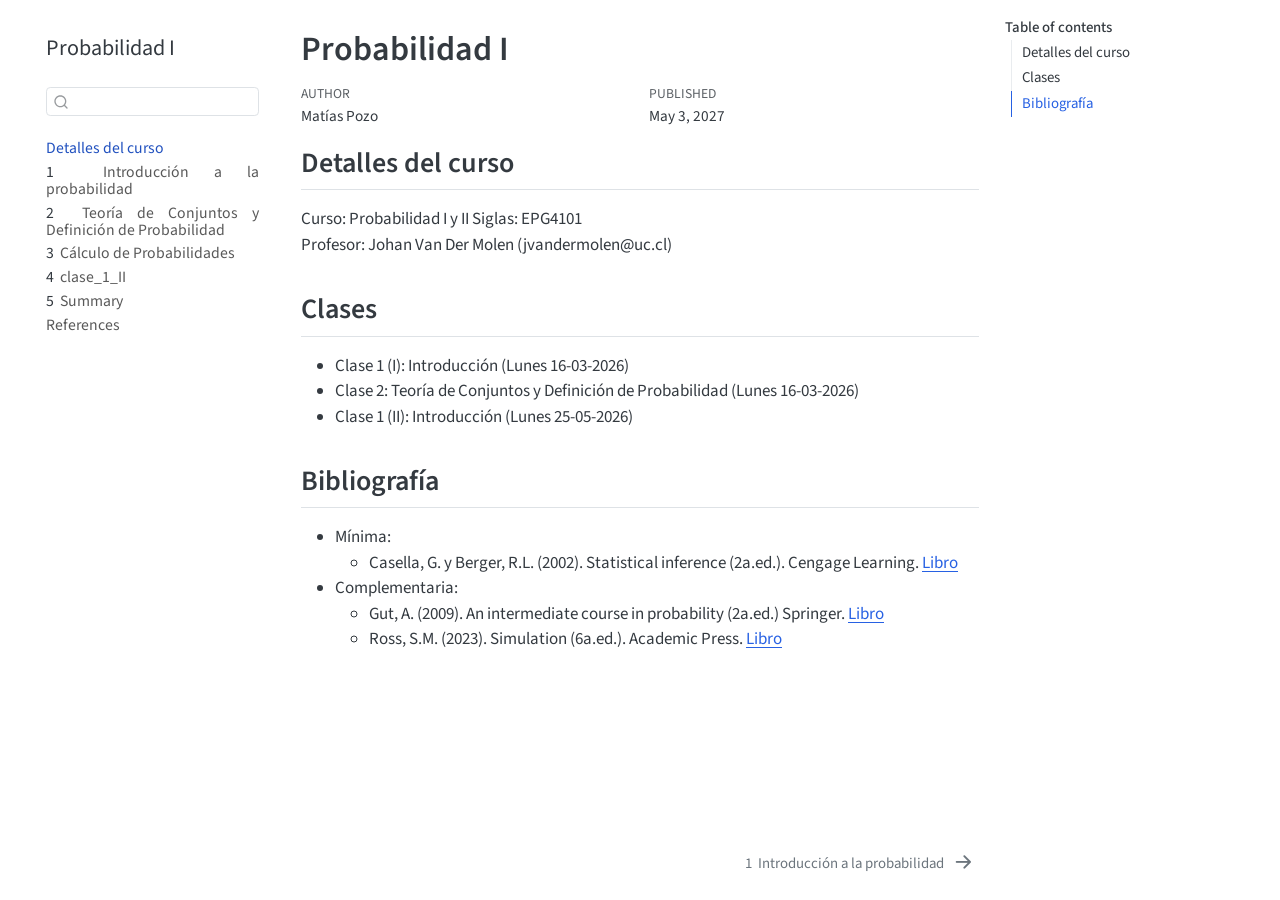
<file: docs/index.html>
<!DOCTYPE html>
<html xmlns="http://www.w3.org/1999/xhtml" lang="en" xml:lang="en"><head>

<meta charset="utf-8">
<meta name="generator" content="quarto-1.9.36">

<meta name="viewport" content="width=device-width, initial-scale=1.0, user-scalable=yes">

<meta name="author" content="Matías Pozo">
<meta name="dcterms.date" content="2027-05-03">

<title>Probabilidad I</title>
<style>
/* Default styles provided by pandoc.
** See https://pandoc.org/MANUAL.html#variables-for-html for config info.
*/
code{white-space: pre-wrap;}
span.smallcaps{font-variant: small-caps;}
div.columns{display: flex; gap: min(4vw, 1.5em);}
div.column{flex: auto; overflow-x: auto;}
div.hanging-indent{margin-left: 1.5em; text-indent: -1.5em;}
ul.task-list{list-style: none;}
ul.task-list li input[type="checkbox"] {
  width: 0.8em;
  margin: 0 0.8em 0.2em -1em; /* quarto-specific, see https://github.com/quarto-dev/quarto-cli/issues/4556 */ 
  vertical-align: middle;
}
</style>


<script src="site_libs/quarto-nav/quarto-nav.js"></script>
<script src="site_libs/quarto-nav/headroom.min.js"></script>
<script src="site_libs/clipboard/clipboard.min.js"></script>
<script src="site_libs/quarto-search/autocomplete.umd.js"></script>
<script src="site_libs/quarto-search/fuse.min.js"></script>
<script src="site_libs/quarto-search/quarto-search.js"></script>
<meta name="quarto:offset" content="./">
<link href="./clase_1.html" rel="next">
<script src="site_libs/quarto-html/quarto.js" type="module"></script>
<script src="site_libs/quarto-html/tabsets/tabsets.js" type="module"></script>
<script src="site_libs/quarto-html/popper.min.js"></script>
<script src="site_libs/quarto-html/tippy.umd.min.js"></script>
<script src="site_libs/quarto-html/anchor.min.js"></script>
<link href="site_libs/quarto-html/tippy.css" rel="stylesheet">
<link href="site_libs/quarto-html/quarto-syntax-highlighting-845c23b38eaddc0f92fda52bfe77a8c8.css" rel="stylesheet" id="quarto-text-highlighting-styles">
<script src="site_libs/bootstrap/bootstrap.min.js"></script>
<link href="site_libs/bootstrap/bootstrap-icons.css" rel="stylesheet">
<link href="site_libs/bootstrap/bootstrap-9e3e5b9121e68b3f077afb32f2c64d95.min.css" rel="stylesheet" append-hash="true" id="quarto-bootstrap" data-mode="light">
<script id="quarto-search-options" type="application/json">{
  "location": "sidebar",
  "copy-button": false,
  "collapse-after": 3,
  "panel-placement": "start",
  "type": "textbox",
  "limit": 50,
  "keyboard-shortcut": [
    "f",
    "/",
    "s"
  ],
  "show-item-context": false,
  "language": {
    "search-no-results-text": "No results",
    "search-matching-documents-text": "matching documents",
    "search-copy-link-title": "Copy link to search",
    "search-hide-matches-text": "Hide additional matches",
    "search-more-match-text": "more match in this document",
    "search-more-matches-text": "more matches in this document",
    "search-clear-button-title": "Clear",
    "search-text-placeholder": "",
    "search-detached-cancel-button-title": "Cancel",
    "search-submit-button-title": "Submit",
    "search-label": "Search"
  }
}</script>


<link rel="stylesheet" href="styles/styles.css">
</head>

<body class="nav-sidebar floating quarto-light">

<div id="quarto-search-results"></div>
  <header id="quarto-header" class="headroom fixed-top">
  <nav class="quarto-secondary-nav">
    <div class="container-fluid d-flex">
      <button type="button" class="quarto-btn-toggle btn" data-bs-toggle="collapse" role="button" data-bs-target=".quarto-sidebar-collapse-item" aria-controls="quarto-sidebar" aria-expanded="false" aria-label="Toggle sidebar navigation" onclick="if (window.quartoToggleHeadroom) { window.quartoToggleHeadroom(); }">
        <i class="bi bi-layout-text-sidebar-reverse"></i>
      </button>
        <nav class="quarto-page-breadcrumbs" aria-label="breadcrumb"><ol class="breadcrumb"><li class="breadcrumb-item"><a href="./index.html">Detalles del curso</a></li></ol></nav>
        <a class="flex-grow-1" role="navigation" data-bs-toggle="collapse" data-bs-target=".quarto-sidebar-collapse-item" aria-controls="quarto-sidebar" aria-expanded="false" aria-label="Toggle sidebar navigation" onclick="if (window.quartoToggleHeadroom) { window.quartoToggleHeadroom(); }">      
        </a>
      <button type="button" class="btn quarto-search-button" aria-label="Search" onclick="window.quartoOpenSearch();">
        <i class="bi bi-search"></i>
      </button>
    </div>
  </nav>
</header>
<!-- content -->
<div id="quarto-content" class="quarto-container page-columns page-rows-contents page-layout-article">
<!-- sidebar -->
  <nav id="quarto-sidebar" class="sidebar collapse collapse-horizontal quarto-sidebar-collapse-item sidebar-navigation floating overflow-auto">
    <div class="pt-lg-2 mt-2 text-left sidebar-header">
    <div class="sidebar-title mb-0 py-0">
      <a href="./">Probabilidad I</a> 
    </div>
      </div>
        <div class="mt-2 flex-shrink-0 align-items-center">
        <div class="sidebar-search">
        <div id="quarto-search" class="" title="Search"></div>
        </div>
        </div>
    <div class="sidebar-menu-container"> 
    <ul class="list-unstyled mt-1">
        <li class="sidebar-item">
  <div class="sidebar-item-container"> 
  <a href="./index.html" class="sidebar-item-text sidebar-link active">
 <span class="menu-text">Detalles del curso</span></a>
  </div>
</li>
        <li class="sidebar-item">
  <div class="sidebar-item-container"> 
  <a href="./clase_1.html" class="sidebar-item-text sidebar-link">
 <span class="menu-text"><span class="chapter-number">1</span>&nbsp; <span class="chapter-title">Introducción a la probabilidad</span></span></a>
  </div>
</li>
        <li class="sidebar-item">
  <div class="sidebar-item-container"> 
  <a href="./clase_2.html" class="sidebar-item-text sidebar-link">
 <span class="menu-text"><span class="chapter-number">2</span>&nbsp; <span class="chapter-title">Teoría de Conjuntos y Definición de Probabilidad</span></span></a>
  </div>
</li>
        <li class="sidebar-item">
  <div class="sidebar-item-container"> 
  <a href="./clase_3.html" class="sidebar-item-text sidebar-link">
 <span class="menu-text"><span class="chapter-number">3</span>&nbsp; <span class="chapter-title">Cálculo de Probabilidades</span></span></a>
  </div>
</li>
        <li class="sidebar-item">
  <div class="sidebar-item-container"> 
  <a href="./clase_1_II.html" class="sidebar-item-text sidebar-link">
 <span class="menu-text"><span class="chapter-number">4</span>&nbsp; <span class="chapter-title">clase_1_II</span></span></a>
  </div>
</li>
        <li class="sidebar-item">
  <div class="sidebar-item-container"> 
  <a href="./summary.html" class="sidebar-item-text sidebar-link">
 <span class="menu-text"><span class="chapter-number">5</span>&nbsp; <span class="chapter-title">Summary</span></span></a>
  </div>
</li>
        <li class="sidebar-item">
  <div class="sidebar-item-container"> 
  <a href="./references.html" class="sidebar-item-text sidebar-link">
 <span class="menu-text">References</span></a>
  </div>
</li>
    </ul>
    </div>
</nav>
<div id="quarto-sidebar-glass" class="quarto-sidebar-collapse-item" data-bs-toggle="collapse" data-bs-target=".quarto-sidebar-collapse-item"></div>
<!-- margin-sidebar -->
    <div id="quarto-margin-sidebar" class="sidebar margin-sidebar">
        <nav id="TOC" role="doc-toc" class="toc-active">
    <h2 id="toc-title">Table of contents</h2>
   
  <ul>
  <li><a href="#detalles-del-curso" id="toc-detalles-del-curso" class="nav-link active" data-scroll-target="#detalles-del-curso">Detalles del curso</a></li>
  <li><a href="#clases" id="toc-clases" class="nav-link" data-scroll-target="#clases">Clases</a></li>
  <li><a href="#bibliografía" id="toc-bibliografía" class="nav-link" data-scroll-target="#bibliografía">Bibliografía</a></li>
  </ul>
</nav>
    </div>
<!-- main -->
<main class="content" id="quarto-document-content">

<header id="title-block-header" class="quarto-title-block default">
<div class="quarto-title">
<h1 class="title">Probabilidad I</h1>
</div>



<div class="quarto-title-meta">

    <div>
    <div class="quarto-title-meta-heading">Author</div>
    <div class="quarto-title-meta-contents">
             <p>Matías Pozo </p>
          </div>
  </div>
    
    <div>
    <div class="quarto-title-meta-heading">Published</div>
    <div class="quarto-title-meta-contents">
      <p class="date">May 3, 2027</p>
    </div>
  </div>
  
    
  </div>
  


</header>


<section id="detalles-del-curso" class="level2 unnumbered">
<h2 class="unnumbered anchored" data-anchor-id="detalles-del-curso">Detalles del curso</h2>
<p>Curso: Probabilidad I y II Siglas: EPG4101<br>
Profesor: Johan Van Der Molen (jvandermolen@uc.cl)</p>
</section>
<section id="clases" class="level2">
<h2 class="anchored" data-anchor-id="clases">Clases</h2>
<ul>
<li>Clase 1 (I): Introducción (Lunes 16-03-2026)<br>
</li>
<li>Clase 2: Teoría de Conjuntos y Definición de Probabilidad (Lunes 16-03-2026)</li>
<li>Clase 1 (II): Introducción (Lunes 25-05-2026)</li>
</ul>
</section>
<section id="bibliografía" class="level2">
<h2 class="anchored" data-anchor-id="bibliografía">Bibliografía</h2>
<ul>
<li>Mínima:
<ul>
<li>Casella, G. y Berger, R.L. (2002). Statistical inference (2a.ed.). Cengage Learning. <a href="https://drive.google.com/file/d/1ngxF_UTLxBLQcM0bQT6VJPwz60wVkMNV/view?usp=drive_link">Libro</a></li>
</ul></li>
<li>Complementaria:
<ul>
<li>Gut, A. (2009). An intermediate course in probability (2a.ed.) Springer. <a href="https://drive.google.com/file/d/1QGeVrche29-WJN6JnBbaT295UWwxnvF-/view?usp=drive_link">Libro</a></li>
<li>Ross, S.M. (2023). Simulation (6a.ed.). Academic Press. <a href="https://drive.google.com/file/d/1ZG5jx-nEwqp8ssY_kc6HC-sW4qMfxbbj/view?usp=drive_link">Libro</a></li>
</ul></li>
</ul>


</section>

</main> <!-- /main -->
<script id="quarto-html-after-body" type="application/javascript">
  window.document.addEventListener("DOMContentLoaded", function (event) {
    const icon = "";
    const anchorJS = new window.AnchorJS();
    anchorJS.options = {
      placement: 'right',
      icon: icon
    };
    anchorJS.add('.anchored');
    const isCodeAnnotation = (el) => {
      for (const clz of el.classList) {
        if (clz.startsWith('code-annotation-')) {                     
          return true;
        }
      }
      return false;
    }
    const onCopySuccess = function(e) {
      // button target
      const button = e.trigger;
      // don't keep focus
      button.blur();
      // flash "checked"
      button.classList.add('code-copy-button-checked');
      var currentTitle = button.getAttribute("title");
      button.setAttribute("title", "Copied!");
      let tooltip;
      if (window.bootstrap) {
        button.setAttribute("data-bs-toggle", "tooltip");
        button.setAttribute("data-bs-placement", "left");
        button.setAttribute("data-bs-title", "Copied!");
        tooltip = new bootstrap.Tooltip(button, 
          { trigger: "manual", 
            customClass: "code-copy-button-tooltip",
            offset: [0, -8]});
        tooltip.show();    
      }
      setTimeout(function() {
        if (tooltip) {
          tooltip.hide();
          button.removeAttribute("data-bs-title");
          button.removeAttribute("data-bs-toggle");
          button.removeAttribute("data-bs-placement");
        }
        button.setAttribute("title", currentTitle);
        button.classList.remove('code-copy-button-checked');
      }, 1000);
      // clear code selection
      e.clearSelection();
    }
    const getTextToCopy = function(trigger) {
      const outerScaffold = trigger.parentElement.cloneNode(true);
      const codeEl = outerScaffold.querySelector('code');
      for (const childEl of codeEl.children) {
        if (isCodeAnnotation(childEl)) {
          childEl.remove();
        }
      }
      return codeEl.innerText;
    }
    const clipboard = new window.ClipboardJS('.code-copy-button:not([data-in-quarto-modal])', {
      text: getTextToCopy
    });
    clipboard.on('success', onCopySuccess);
    if (window.document.getElementById('quarto-embedded-source-code-modal')) {
      const clipboardModal = new window.ClipboardJS('.code-copy-button[data-in-quarto-modal]', {
        text: getTextToCopy,
        container: window.document.getElementById('quarto-embedded-source-code-modal')
      });
      clipboardModal.on('success', onCopySuccess);
    }
      var localhostRegex = new RegExp(/^(?:http|https):\/\/localhost\:?[0-9]*\//);
      var mailtoRegex = new RegExp(/^mailto:/);
        var filterRegex = new RegExp('/' + window.location.host + '/');
      var isInternal = (href) => {
          return filterRegex.test(href) || localhostRegex.test(href) || mailtoRegex.test(href);
      }
      // Inspect non-navigation links and adorn them if external
     var links = window.document.querySelectorAll('a[href]:not(.nav-link):not(.navbar-brand):not(.toc-action):not(.sidebar-link):not(.sidebar-item-toggle):not(.pagination-link):not(.no-external):not([aria-hidden]):not(.dropdown-item):not(.quarto-navigation-tool):not(.about-link)');
      for (var i=0; i<links.length; i++) {
        const link = links[i];
        if (!isInternal(link.href)) {
          // undo the damage that might have been done by quarto-nav.js in the case of
          // links that we want to consider external
          if (link.dataset.originalHref !== undefined) {
            link.href = link.dataset.originalHref;
          }
        }
      }
    function tippyHover(el, contentFn, onTriggerFn, onUntriggerFn) {
      const config = {
        allowHTML: true,
        maxWidth: 500,
        delay: 100,
        arrow: false,
        appendTo: function(el) {
            return el.parentElement;
        },
        interactive: true,
        interactiveBorder: 10,
        theme: 'quarto',
        placement: 'bottom-start',
      };
      if (contentFn) {
        config.content = contentFn;
      }
      if (onTriggerFn) {
        config.onTrigger = onTriggerFn;
      }
      if (onUntriggerFn) {
        config.onUntrigger = onUntriggerFn;
      }
      window.tippy(el, config); 
    }
    const noterefs = window.document.querySelectorAll('a[role="doc-noteref"]');
    for (var i=0; i<noterefs.length; i++) {
      const ref = noterefs[i];
      tippyHover(ref, function() {
        // use id or data attribute instead here
        let href = ref.getAttribute('data-footnote-href') || ref.getAttribute('href');
        try { href = new URL(href).hash; } catch {}
        const id = href.replace(/^#\/?/, "");
        const note = window.document.getElementById(id);
        if (note) {
          return note.innerHTML;
        } else {
          return "";
        }
      });
    }
    const xrefs = window.document.querySelectorAll('a.quarto-xref');
    const processXRef = (id, note) => {
      // Strip column container classes
      const stripColumnClz = (el) => {
        el.classList.remove("page-full", "page-columns");
        if (el.children) {
          for (const child of el.children) {
            stripColumnClz(child);
          }
        }
      }
      stripColumnClz(note)
      if (id === null || id.startsWith('sec-')) {
        // Special case sections, only their first couple elements
        const container = document.createElement("div");
        if (note.children && note.children.length > 2) {
          container.appendChild(note.children[0].cloneNode(true));
          for (let i = 1; i < note.children.length; i++) {
            const child = note.children[i];
            if (child.tagName === "P" && child.innerText === "") {
              continue;
            } else {
              container.appendChild(child.cloneNode(true));
              break;
            }
          }
          if (window.Quarto?.typesetMath) {
            window.Quarto.typesetMath(container);
          }
          return container.innerHTML
        } else {
          if (window.Quarto?.typesetMath) {
            window.Quarto.typesetMath(note);
          }
          return note.innerHTML;
        }
      } else {
        // Remove any anchor links if they are present
        const anchorLink = note.querySelector('a.anchorjs-link');
        if (anchorLink) {
          anchorLink.remove();
        }
        if (window.Quarto?.typesetMath) {
          window.Quarto.typesetMath(note);
        }
        if (note.classList.contains("callout")) {
          return note.outerHTML;
        } else {
          return note.innerHTML;
        }
      }
    }
    for (var i=0; i<xrefs.length; i++) {
      const xref = xrefs[i];
      tippyHover(xref, undefined, function(instance) {
        instance.disable();
        let url = xref.getAttribute('href');
        let hash = undefined; 
        if (url.startsWith('#')) {
          hash = url;
        } else {
          try { hash = new URL(url).hash; } catch {}
        }
        if (hash) {
          const id = hash.replace(/^#\/?/, "");
          const note = window.document.getElementById(id);
          if (note !== null) {
            try {
              const html = processXRef(id, note.cloneNode(true));
              instance.setContent(html);
            } finally {
              instance.enable();
              instance.show();
            }
          } else {
            // See if we can fetch this
            fetch(url.split('#')[0])
            .then(res => res.text())
            .then(html => {
              const parser = new DOMParser();
              const htmlDoc = parser.parseFromString(html, "text/html");
              const note = htmlDoc.getElementById(id);
              if (note !== null) {
                const html = processXRef(id, note);
                instance.setContent(html);
              } 
            }).finally(() => {
              instance.enable();
              instance.show();
            });
          }
        } else {
          // See if we can fetch a full url (with no hash to target)
          // This is a special case and we should probably do some content thinning / targeting
          fetch(url)
          .then(res => res.text())
          .then(html => {
            const parser = new DOMParser();
            const htmlDoc = parser.parseFromString(html, "text/html");
            const note = htmlDoc.querySelector('main.content');
            if (note !== null) {
              // This should only happen for chapter cross references
              // (since there is no id in the URL)
              // remove the first header
              if (note.children.length > 0 && note.children[0].tagName === "HEADER") {
                note.children[0].remove();
              }
              const html = processXRef(null, note);
              instance.setContent(html);
            } 
          }).finally(() => {
            instance.enable();
            instance.show();
          });
        }
      }, function(instance) {
      });
    }
        let selectedAnnoteEl;
        const selectorForAnnotation = ( cell, annotation) => {
          let cellAttr = 'data-code-cell="' + cell + '"';
          let lineAttr = 'data-code-annotation="' +  annotation + '"';
          const selector = 'span[' + cellAttr + '][' + lineAttr + ']';
          return selector;
        }
        const selectCodeLines = (annoteEl) => {
          const doc = window.document;
          const targetCell = annoteEl.getAttribute("data-target-cell");
          const targetAnnotation = annoteEl.getAttribute("data-target-annotation");
          const annoteSpan = window.document.querySelector(selectorForAnnotation(targetCell, targetAnnotation));
          const lines = annoteSpan.getAttribute("data-code-lines").split(",");
          const lineIds = lines.map((line) => {
            return targetCell + "-" + line;
          })
          let top = null;
          let height = null;
          let parent = null;
          if (lineIds.length > 0) {
              //compute the position of the single el (top and bottom and make a div)
              const el = window.document.getElementById(lineIds[0]);
              top = el.offsetTop;
              height = el.offsetHeight;
              parent = el.parentElement.parentElement;
            if (lineIds.length > 1) {
              const lastEl = window.document.getElementById(lineIds[lineIds.length - 1]);
              const bottom = lastEl.offsetTop + lastEl.offsetHeight;
              height = bottom - top;
            }
            if (top !== null && height !== null && parent !== null) {
              // cook up a div (if necessary) and position it 
              let div = window.document.getElementById("code-annotation-line-highlight");
              if (div === null) {
                div = window.document.createElement("div");
                div.setAttribute("id", "code-annotation-line-highlight");
                div.style.position = 'absolute';
                parent.appendChild(div);
              }
              div.style.top = top - 2 + "px";
              div.style.height = height + 4 + "px";
              div.style.left = 0;
              let gutterDiv = window.document.getElementById("code-annotation-line-highlight-gutter");
              if (gutterDiv === null) {
                gutterDiv = window.document.createElement("div");
                gutterDiv.setAttribute("id", "code-annotation-line-highlight-gutter");
                gutterDiv.style.position = 'absolute';
                const codeCell = window.document.getElementById(targetCell);
                const gutter = codeCell.querySelector('.code-annotation-gutter');
                gutter.appendChild(gutterDiv);
              }
              gutterDiv.style.top = top - 2 + "px";
              gutterDiv.style.height = height + 4 + "px";
            }
            selectedAnnoteEl = annoteEl;
          }
        };
        const unselectCodeLines = () => {
          const elementsIds = ["code-annotation-line-highlight", "code-annotation-line-highlight-gutter"];
          elementsIds.forEach((elId) => {
            const div = window.document.getElementById(elId);
            if (div) {
              div.remove();
            }
          });
          selectedAnnoteEl = undefined;
        };
          // Handle positioning of the toggle
      window.addEventListener(
        "resize",
        throttle(() => {
          elRect = undefined;
          if (selectedAnnoteEl) {
            selectCodeLines(selectedAnnoteEl);
          }
        }, 10)
      );
      function throttle(fn, ms) {
      let throttle = false;
      let timer;
        return (...args) => {
          if(!throttle) { // first call gets through
              fn.apply(this, args);
              throttle = true;
          } else { // all the others get throttled
              if(timer) clearTimeout(timer); // cancel #2
              timer = setTimeout(() => {
                fn.apply(this, args);
                timer = throttle = false;
              }, ms);
          }
        };
      }
        // Attach click handler to the DT
        const annoteDls = window.document.querySelectorAll('dt[data-target-cell]');
        for (const annoteDlNode of annoteDls) {
          annoteDlNode.addEventListener('click', (event) => {
            const clickedEl = event.target;
            if (clickedEl !== selectedAnnoteEl) {
              unselectCodeLines();
              const activeEl = window.document.querySelector('dt[data-target-cell].code-annotation-active');
              if (activeEl) {
                activeEl.classList.remove('code-annotation-active');
              }
              selectCodeLines(clickedEl);
              clickedEl.classList.add('code-annotation-active');
            } else {
              // Unselect the line
              unselectCodeLines();
              clickedEl.classList.remove('code-annotation-active');
            }
          });
        }
    const findCites = (el) => {
      const parentEl = el.parentElement;
      if (parentEl) {
        const cites = parentEl.dataset.cites;
        if (cites) {
          return {
            el,
            cites: cites.split(' ')
          };
        } else {
          return findCites(el.parentElement)
        }
      } else {
        return undefined;
      }
    };
    var bibliorefs = window.document.querySelectorAll('a[role="doc-biblioref"]');
    for (var i=0; i<bibliorefs.length; i++) {
      const ref = bibliorefs[i];
      const citeInfo = findCites(ref);
      if (citeInfo) {
        tippyHover(citeInfo.el, function() {
          var popup = window.document.createElement('div');
          citeInfo.cites.forEach(function(cite) {
            var citeDiv = window.document.createElement('div');
            citeDiv.classList.add('hanging-indent');
            citeDiv.classList.add('csl-entry');
            var biblioDiv = window.document.getElementById('ref-' + cite);
            if (biblioDiv) {
              citeDiv.innerHTML = biblioDiv.innerHTML;
            }
            popup.appendChild(citeDiv);
          });
          return popup.innerHTML;
        });
      }
    }
  });
  </script>
<nav class="page-navigation">
  <div class="nav-page nav-page-previous">
  </div>
  <div class="nav-page nav-page-next">
      <a href="./clase_1.html" class="pagination-link" aria-label="Introducción a la probabilidad">
        <span class="nav-page-text"><span class="chapter-number">1</span>&nbsp; <span class="chapter-title">Introducción a la probabilidad</span></span> <i class="bi bi-arrow-right-short"></i>
      </a>
  </div>
</nav>
</div> <!-- /content -->




</body></html>
</file>
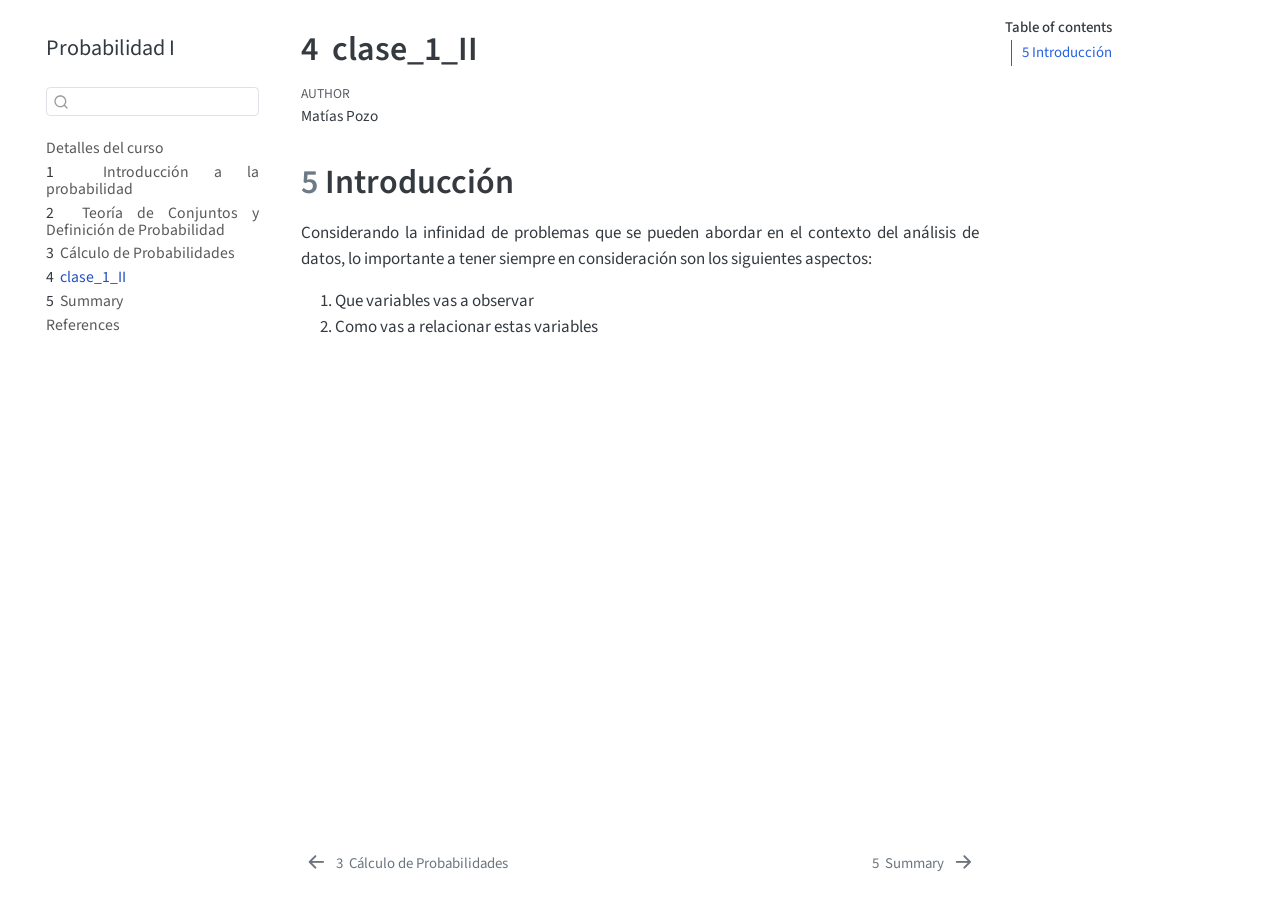
<file: docs/clase_1_II.html>
<!DOCTYPE html>
<html xmlns="http://www.w3.org/1999/xhtml" lang="en" xml:lang="en"><head>

<meta charset="utf-8">
<meta name="generator" content="quarto-1.9.36">

<meta name="viewport" content="width=device-width, initial-scale=1.0, user-scalable=yes">

<meta name="author" content="Matías Pozo">

<title>4&nbsp; clase_1_II – Probabilidad I</title>
<style>
/* Default styles provided by pandoc.
** See https://pandoc.org/MANUAL.html#variables-for-html for config info.
*/
code{white-space: pre-wrap;}
span.smallcaps{font-variant: small-caps;}
div.columns{display: flex; gap: min(4vw, 1.5em);}
div.column{flex: auto; overflow-x: auto;}
div.hanging-indent{margin-left: 1.5em; text-indent: -1.5em;}
ul.task-list{list-style: none;}
ul.task-list li input[type="checkbox"] {
  width: 0.8em;
  margin: 0 0.8em 0.2em -1em; /* quarto-specific, see https://github.com/quarto-dev/quarto-cli/issues/4556 */ 
  vertical-align: middle;
}
</style>


<script src="site_libs/quarto-nav/quarto-nav.js"></script>
<script src="site_libs/quarto-nav/headroom.min.js"></script>
<script src="site_libs/clipboard/clipboard.min.js"></script>
<script src="site_libs/quarto-search/autocomplete.umd.js"></script>
<script src="site_libs/quarto-search/fuse.min.js"></script>
<script src="site_libs/quarto-search/quarto-search.js"></script>
<meta name="quarto:offset" content="./">
<link href="./summary.html" rel="next">
<link href="./clase_3.html" rel="prev">
<script src="site_libs/quarto-html/quarto.js" type="module"></script>
<script src="site_libs/quarto-html/tabsets/tabsets.js" type="module"></script>
<script src="site_libs/quarto-html/popper.min.js"></script>
<script src="site_libs/quarto-html/tippy.umd.min.js"></script>
<script src="site_libs/quarto-html/anchor.min.js"></script>
<link href="site_libs/quarto-html/tippy.css" rel="stylesheet">
<link href="site_libs/quarto-html/quarto-syntax-highlighting-845c23b38eaddc0f92fda52bfe77a8c8.css" rel="stylesheet" id="quarto-text-highlighting-styles">
<script src="site_libs/bootstrap/bootstrap.min.js"></script>
<link href="site_libs/bootstrap/bootstrap-icons.css" rel="stylesheet">
<link href="site_libs/bootstrap/bootstrap-9e3e5b9121e68b3f077afb32f2c64d95.min.css" rel="stylesheet" append-hash="true" id="quarto-bootstrap" data-mode="light">
<script id="quarto-search-options" type="application/json">{
  "location": "sidebar",
  "copy-button": false,
  "collapse-after": 3,
  "panel-placement": "start",
  "type": "textbox",
  "limit": 50,
  "keyboard-shortcut": [
    "f",
    "/",
    "s"
  ],
  "show-item-context": false,
  "language": {
    "search-no-results-text": "No results",
    "search-matching-documents-text": "matching documents",
    "search-copy-link-title": "Copy link to search",
    "search-hide-matches-text": "Hide additional matches",
    "search-more-match-text": "more match in this document",
    "search-more-matches-text": "more matches in this document",
    "search-clear-button-title": "Clear",
    "search-text-placeholder": "",
    "search-detached-cancel-button-title": "Cancel",
    "search-submit-button-title": "Submit",
    "search-label": "Search"
  }
}</script>


<link rel="stylesheet" href="styles/styles.css">
</head>

<body class="nav-sidebar floating quarto-light">

<div id="quarto-search-results"></div>
  <header id="quarto-header" class="headroom fixed-top">
  <nav class="quarto-secondary-nav">
    <div class="container-fluid d-flex">
      <button type="button" class="quarto-btn-toggle btn" data-bs-toggle="collapse" role="button" data-bs-target=".quarto-sidebar-collapse-item" aria-controls="quarto-sidebar" aria-expanded="false" aria-label="Toggle sidebar navigation" onclick="if (window.quartoToggleHeadroom) { window.quartoToggleHeadroom(); }">
        <i class="bi bi-layout-text-sidebar-reverse"></i>
      </button>
        <nav class="quarto-page-breadcrumbs" aria-label="breadcrumb"><ol class="breadcrumb"><li class="breadcrumb-item"><a href="./clase_1_II.html"><span class="chapter-number">4</span>&nbsp; <span class="chapter-title">clase_1_II</span></a></li></ol></nav>
        <a class="flex-grow-1" role="navigation" data-bs-toggle="collapse" data-bs-target=".quarto-sidebar-collapse-item" aria-controls="quarto-sidebar" aria-expanded="false" aria-label="Toggle sidebar navigation" onclick="if (window.quartoToggleHeadroom) { window.quartoToggleHeadroom(); }">      
        </a>
      <button type="button" class="btn quarto-search-button" aria-label="Search" onclick="window.quartoOpenSearch();">
        <i class="bi bi-search"></i>
      </button>
    </div>
  </nav>
</header>
<!-- content -->
<div id="quarto-content" class="quarto-container page-columns page-rows-contents page-layout-article">
<!-- sidebar -->
  <nav id="quarto-sidebar" class="sidebar collapse collapse-horizontal quarto-sidebar-collapse-item sidebar-navigation floating overflow-auto">
    <div class="pt-lg-2 mt-2 text-left sidebar-header">
    <div class="sidebar-title mb-0 py-0">
      <a href="./">Probabilidad I</a> 
    </div>
      </div>
        <div class="mt-2 flex-shrink-0 align-items-center">
        <div class="sidebar-search">
        <div id="quarto-search" class="" title="Search"></div>
        </div>
        </div>
    <div class="sidebar-menu-container"> 
    <ul class="list-unstyled mt-1">
        <li class="sidebar-item">
  <div class="sidebar-item-container"> 
  <a href="./index.html" class="sidebar-item-text sidebar-link">
 <span class="menu-text">Detalles del curso</span></a>
  </div>
</li>
        <li class="sidebar-item">
  <div class="sidebar-item-container"> 
  <a href="./clase_1.html" class="sidebar-item-text sidebar-link">
 <span class="menu-text"><span class="chapter-number">1</span>&nbsp; <span class="chapter-title">Introducción a la probabilidad</span></span></a>
  </div>
</li>
        <li class="sidebar-item">
  <div class="sidebar-item-container"> 
  <a href="./clase_2.html" class="sidebar-item-text sidebar-link">
 <span class="menu-text"><span class="chapter-number">2</span>&nbsp; <span class="chapter-title">Teoría de Conjuntos y Definición de Probabilidad</span></span></a>
  </div>
</li>
        <li class="sidebar-item">
  <div class="sidebar-item-container"> 
  <a href="./clase_3.html" class="sidebar-item-text sidebar-link">
 <span class="menu-text"><span class="chapter-number">3</span>&nbsp; <span class="chapter-title">Cálculo de Probabilidades</span></span></a>
  </div>
</li>
        <li class="sidebar-item">
  <div class="sidebar-item-container"> 
  <a href="./clase_1_II.html" class="sidebar-item-text sidebar-link active">
 <span class="menu-text"><span class="chapter-number">4</span>&nbsp; <span class="chapter-title">clase_1_II</span></span></a>
  </div>
</li>
        <li class="sidebar-item">
  <div class="sidebar-item-container"> 
  <a href="./summary.html" class="sidebar-item-text sidebar-link">
 <span class="menu-text"><span class="chapter-number">5</span>&nbsp; <span class="chapter-title">Summary</span></span></a>
  </div>
</li>
        <li class="sidebar-item">
  <div class="sidebar-item-container"> 
  <a href="./references.html" class="sidebar-item-text sidebar-link">
 <span class="menu-text">References</span></a>
  </div>
</li>
    </ul>
    </div>
</nav>
<div id="quarto-sidebar-glass" class="quarto-sidebar-collapse-item" data-bs-toggle="collapse" data-bs-target=".quarto-sidebar-collapse-item"></div>
<!-- margin-sidebar -->
    <div id="quarto-margin-sidebar" class="sidebar margin-sidebar">
        <nav id="TOC" role="doc-toc" class="toc-active">
    <h2 id="toc-title">Table of contents</h2>
   
  <ul>
  <li><a href="#introducción" id="toc-introducción" class="nav-link active" data-scroll-target="#introducción"><span class="header-section-number">5</span> Introducción</a></li>
  </ul>
</nav>
    </div>
<!-- main -->
<main class="content" id="quarto-document-content">

<header id="title-block-header" class="quarto-title-block default">
<div class="quarto-title">
<h1 class="title"><span class="chapter-number">4</span>&nbsp; <span class="chapter-title">clase_1_II</span></h1>
</div>



<div class="quarto-title-meta">

    <div>
    <div class="quarto-title-meta-heading">Author</div>
    <div class="quarto-title-meta-contents">
             <p>Matías Pozo </p>
          </div>
  </div>
    
  
    
  </div>
  


</header>


<section id="introducción" class="level1" data-number="5">
<h1 data-number="5"><span class="header-section-number">5</span> Introducción</h1>
<p>Considerando la infinidad de problemas que se pueden abordar en el contexto del análisis de datos, lo importante a tener siempre en consideración son los siguientes aspectos:</p>
<div>
<ol type="1">
<li>Que variables vas a observar</li>
<li>Como vas a relacionar estas variables</li>
</ol>
</div>


</section>

</main> <!-- /main -->
<script id="quarto-html-after-body" type="application/javascript">
  window.document.addEventListener("DOMContentLoaded", function (event) {
    const icon = "";
    const anchorJS = new window.AnchorJS();
    anchorJS.options = {
      placement: 'right',
      icon: icon
    };
    anchorJS.add('.anchored');
    const isCodeAnnotation = (el) => {
      for (const clz of el.classList) {
        if (clz.startsWith('code-annotation-')) {                     
          return true;
        }
      }
      return false;
    }
    const onCopySuccess = function(e) {
      // button target
      const button = e.trigger;
      // don't keep focus
      button.blur();
      // flash "checked"
      button.classList.add('code-copy-button-checked');
      var currentTitle = button.getAttribute("title");
      button.setAttribute("title", "Copied!");
      let tooltip;
      if (window.bootstrap) {
        button.setAttribute("data-bs-toggle", "tooltip");
        button.setAttribute("data-bs-placement", "left");
        button.setAttribute("data-bs-title", "Copied!");
        tooltip = new bootstrap.Tooltip(button, 
          { trigger: "manual", 
            customClass: "code-copy-button-tooltip",
            offset: [0, -8]});
        tooltip.show();    
      }
      setTimeout(function() {
        if (tooltip) {
          tooltip.hide();
          button.removeAttribute("data-bs-title");
          button.removeAttribute("data-bs-toggle");
          button.removeAttribute("data-bs-placement");
        }
        button.setAttribute("title", currentTitle);
        button.classList.remove('code-copy-button-checked');
      }, 1000);
      // clear code selection
      e.clearSelection();
    }
    const getTextToCopy = function(trigger) {
      const outerScaffold = trigger.parentElement.cloneNode(true);
      const codeEl = outerScaffold.querySelector('code');
      for (const childEl of codeEl.children) {
        if (isCodeAnnotation(childEl)) {
          childEl.remove();
        }
      }
      return codeEl.innerText;
    }
    const clipboard = new window.ClipboardJS('.code-copy-button:not([data-in-quarto-modal])', {
      text: getTextToCopy
    });
    clipboard.on('success', onCopySuccess);
    if (window.document.getElementById('quarto-embedded-source-code-modal')) {
      const clipboardModal = new window.ClipboardJS('.code-copy-button[data-in-quarto-modal]', {
        text: getTextToCopy,
        container: window.document.getElementById('quarto-embedded-source-code-modal')
      });
      clipboardModal.on('success', onCopySuccess);
    }
      var localhostRegex = new RegExp(/^(?:http|https):\/\/localhost\:?[0-9]*\//);
      var mailtoRegex = new RegExp(/^mailto:/);
        var filterRegex = new RegExp('/' + window.location.host + '/');
      var isInternal = (href) => {
          return filterRegex.test(href) || localhostRegex.test(href) || mailtoRegex.test(href);
      }
      // Inspect non-navigation links and adorn them if external
     var links = window.document.querySelectorAll('a[href]:not(.nav-link):not(.navbar-brand):not(.toc-action):not(.sidebar-link):not(.sidebar-item-toggle):not(.pagination-link):not(.no-external):not([aria-hidden]):not(.dropdown-item):not(.quarto-navigation-tool):not(.about-link)');
      for (var i=0; i<links.length; i++) {
        const link = links[i];
        if (!isInternal(link.href)) {
          // undo the damage that might have been done by quarto-nav.js in the case of
          // links that we want to consider external
          if (link.dataset.originalHref !== undefined) {
            link.href = link.dataset.originalHref;
          }
        }
      }
    function tippyHover(el, contentFn, onTriggerFn, onUntriggerFn) {
      const config = {
        allowHTML: true,
        maxWidth: 500,
        delay: 100,
        arrow: false,
        appendTo: function(el) {
            return el.parentElement;
        },
        interactive: true,
        interactiveBorder: 10,
        theme: 'quarto',
        placement: 'bottom-start',
      };
      if (contentFn) {
        config.content = contentFn;
      }
      if (onTriggerFn) {
        config.onTrigger = onTriggerFn;
      }
      if (onUntriggerFn) {
        config.onUntrigger = onUntriggerFn;
      }
      window.tippy(el, config); 
    }
    const noterefs = window.document.querySelectorAll('a[role="doc-noteref"]');
    for (var i=0; i<noterefs.length; i++) {
      const ref = noterefs[i];
      tippyHover(ref, function() {
        // use id or data attribute instead here
        let href = ref.getAttribute('data-footnote-href') || ref.getAttribute('href');
        try { href = new URL(href).hash; } catch {}
        const id = href.replace(/^#\/?/, "");
        const note = window.document.getElementById(id);
        if (note) {
          return note.innerHTML;
        } else {
          return "";
        }
      });
    }
    const xrefs = window.document.querySelectorAll('a.quarto-xref');
    const processXRef = (id, note) => {
      // Strip column container classes
      const stripColumnClz = (el) => {
        el.classList.remove("page-full", "page-columns");
        if (el.children) {
          for (const child of el.children) {
            stripColumnClz(child);
          }
        }
      }
      stripColumnClz(note)
      if (id === null || id.startsWith('sec-')) {
        // Special case sections, only their first couple elements
        const container = document.createElement("div");
        if (note.children && note.children.length > 2) {
          container.appendChild(note.children[0].cloneNode(true));
          for (let i = 1; i < note.children.length; i++) {
            const child = note.children[i];
            if (child.tagName === "P" && child.innerText === "") {
              continue;
            } else {
              container.appendChild(child.cloneNode(true));
              break;
            }
          }
          if (window.Quarto?.typesetMath) {
            window.Quarto.typesetMath(container);
          }
          return container.innerHTML
        } else {
          if (window.Quarto?.typesetMath) {
            window.Quarto.typesetMath(note);
          }
          return note.innerHTML;
        }
      } else {
        // Remove any anchor links if they are present
        const anchorLink = note.querySelector('a.anchorjs-link');
        if (anchorLink) {
          anchorLink.remove();
        }
        if (window.Quarto?.typesetMath) {
          window.Quarto.typesetMath(note);
        }
        if (note.classList.contains("callout")) {
          return note.outerHTML;
        } else {
          return note.innerHTML;
        }
      }
    }
    for (var i=0; i<xrefs.length; i++) {
      const xref = xrefs[i];
      tippyHover(xref, undefined, function(instance) {
        instance.disable();
        let url = xref.getAttribute('href');
        let hash = undefined; 
        if (url.startsWith('#')) {
          hash = url;
        } else {
          try { hash = new URL(url).hash; } catch {}
        }
        if (hash) {
          const id = hash.replace(/^#\/?/, "");
          const note = window.document.getElementById(id);
          if (note !== null) {
            try {
              const html = processXRef(id, note.cloneNode(true));
              instance.setContent(html);
            } finally {
              instance.enable();
              instance.show();
            }
          } else {
            // See if we can fetch this
            fetch(url.split('#')[0])
            .then(res => res.text())
            .then(html => {
              const parser = new DOMParser();
              const htmlDoc = parser.parseFromString(html, "text/html");
              const note = htmlDoc.getElementById(id);
              if (note !== null) {
                const html = processXRef(id, note);
                instance.setContent(html);
              } 
            }).finally(() => {
              instance.enable();
              instance.show();
            });
          }
        } else {
          // See if we can fetch a full url (with no hash to target)
          // This is a special case and we should probably do some content thinning / targeting
          fetch(url)
          .then(res => res.text())
          .then(html => {
            const parser = new DOMParser();
            const htmlDoc = parser.parseFromString(html, "text/html");
            const note = htmlDoc.querySelector('main.content');
            if (note !== null) {
              // This should only happen for chapter cross references
              // (since there is no id in the URL)
              // remove the first header
              if (note.children.length > 0 && note.children[0].tagName === "HEADER") {
                note.children[0].remove();
              }
              const html = processXRef(null, note);
              instance.setContent(html);
            } 
          }).finally(() => {
            instance.enable();
            instance.show();
          });
        }
      }, function(instance) {
      });
    }
        let selectedAnnoteEl;
        const selectorForAnnotation = ( cell, annotation) => {
          let cellAttr = 'data-code-cell="' + cell + '"';
          let lineAttr = 'data-code-annotation="' +  annotation + '"';
          const selector = 'span[' + cellAttr + '][' + lineAttr + ']';
          return selector;
        }
        const selectCodeLines = (annoteEl) => {
          const doc = window.document;
          const targetCell = annoteEl.getAttribute("data-target-cell");
          const targetAnnotation = annoteEl.getAttribute("data-target-annotation");
          const annoteSpan = window.document.querySelector(selectorForAnnotation(targetCell, targetAnnotation));
          const lines = annoteSpan.getAttribute("data-code-lines").split(",");
          const lineIds = lines.map((line) => {
            return targetCell + "-" + line;
          })
          let top = null;
          let height = null;
          let parent = null;
          if (lineIds.length > 0) {
              //compute the position of the single el (top and bottom and make a div)
              const el = window.document.getElementById(lineIds[0]);
              top = el.offsetTop;
              height = el.offsetHeight;
              parent = el.parentElement.parentElement;
            if (lineIds.length > 1) {
              const lastEl = window.document.getElementById(lineIds[lineIds.length - 1]);
              const bottom = lastEl.offsetTop + lastEl.offsetHeight;
              height = bottom - top;
            }
            if (top !== null && height !== null && parent !== null) {
              // cook up a div (if necessary) and position it 
              let div = window.document.getElementById("code-annotation-line-highlight");
              if (div === null) {
                div = window.document.createElement("div");
                div.setAttribute("id", "code-annotation-line-highlight");
                div.style.position = 'absolute';
                parent.appendChild(div);
              }
              div.style.top = top - 2 + "px";
              div.style.height = height + 4 + "px";
              div.style.left = 0;
              let gutterDiv = window.document.getElementById("code-annotation-line-highlight-gutter");
              if (gutterDiv === null) {
                gutterDiv = window.document.createElement("div");
                gutterDiv.setAttribute("id", "code-annotation-line-highlight-gutter");
                gutterDiv.style.position = 'absolute';
                const codeCell = window.document.getElementById(targetCell);
                const gutter = codeCell.querySelector('.code-annotation-gutter');
                gutter.appendChild(gutterDiv);
              }
              gutterDiv.style.top = top - 2 + "px";
              gutterDiv.style.height = height + 4 + "px";
            }
            selectedAnnoteEl = annoteEl;
          }
        };
        const unselectCodeLines = () => {
          const elementsIds = ["code-annotation-line-highlight", "code-annotation-line-highlight-gutter"];
          elementsIds.forEach((elId) => {
            const div = window.document.getElementById(elId);
            if (div) {
              div.remove();
            }
          });
          selectedAnnoteEl = undefined;
        };
          // Handle positioning of the toggle
      window.addEventListener(
        "resize",
        throttle(() => {
          elRect = undefined;
          if (selectedAnnoteEl) {
            selectCodeLines(selectedAnnoteEl);
          }
        }, 10)
      );
      function throttle(fn, ms) {
      let throttle = false;
      let timer;
        return (...args) => {
          if(!throttle) { // first call gets through
              fn.apply(this, args);
              throttle = true;
          } else { // all the others get throttled
              if(timer) clearTimeout(timer); // cancel #2
              timer = setTimeout(() => {
                fn.apply(this, args);
                timer = throttle = false;
              }, ms);
          }
        };
      }
        // Attach click handler to the DT
        const annoteDls = window.document.querySelectorAll('dt[data-target-cell]');
        for (const annoteDlNode of annoteDls) {
          annoteDlNode.addEventListener('click', (event) => {
            const clickedEl = event.target;
            if (clickedEl !== selectedAnnoteEl) {
              unselectCodeLines();
              const activeEl = window.document.querySelector('dt[data-target-cell].code-annotation-active');
              if (activeEl) {
                activeEl.classList.remove('code-annotation-active');
              }
              selectCodeLines(clickedEl);
              clickedEl.classList.add('code-annotation-active');
            } else {
              // Unselect the line
              unselectCodeLines();
              clickedEl.classList.remove('code-annotation-active');
            }
          });
        }
    const findCites = (el) => {
      const parentEl = el.parentElement;
      if (parentEl) {
        const cites = parentEl.dataset.cites;
        if (cites) {
          return {
            el,
            cites: cites.split(' ')
          };
        } else {
          return findCites(el.parentElement)
        }
      } else {
        return undefined;
      }
    };
    var bibliorefs = window.document.querySelectorAll('a[role="doc-biblioref"]');
    for (var i=0; i<bibliorefs.length; i++) {
      const ref = bibliorefs[i];
      const citeInfo = findCites(ref);
      if (citeInfo) {
        tippyHover(citeInfo.el, function() {
          var popup = window.document.createElement('div');
          citeInfo.cites.forEach(function(cite) {
            var citeDiv = window.document.createElement('div');
            citeDiv.classList.add('hanging-indent');
            citeDiv.classList.add('csl-entry');
            var biblioDiv = window.document.getElementById('ref-' + cite);
            if (biblioDiv) {
              citeDiv.innerHTML = biblioDiv.innerHTML;
            }
            popup.appendChild(citeDiv);
          });
          return popup.innerHTML;
        });
      }
    }
  });
  </script>
<nav class="page-navigation">
  <div class="nav-page nav-page-previous">
      <a href="./clase_3.html" class="pagination-link" aria-label="Cálculo de Probabilidades">
        <i class="bi bi-arrow-left-short"></i> <span class="nav-page-text"><span class="chapter-number">3</span>&nbsp; <span class="chapter-title">Cálculo de Probabilidades</span></span>
      </a>          
  </div>
  <div class="nav-page nav-page-next">
      <a href="./summary.html" class="pagination-link" aria-label="Summary">
        <span class="nav-page-text"><span class="chapter-number">5</span>&nbsp; <span class="chapter-title">Summary</span></span> <i class="bi bi-arrow-right-short"></i>
      </a>
  </div>
</nav>
</div> <!-- /content -->




</body></html>
</file>
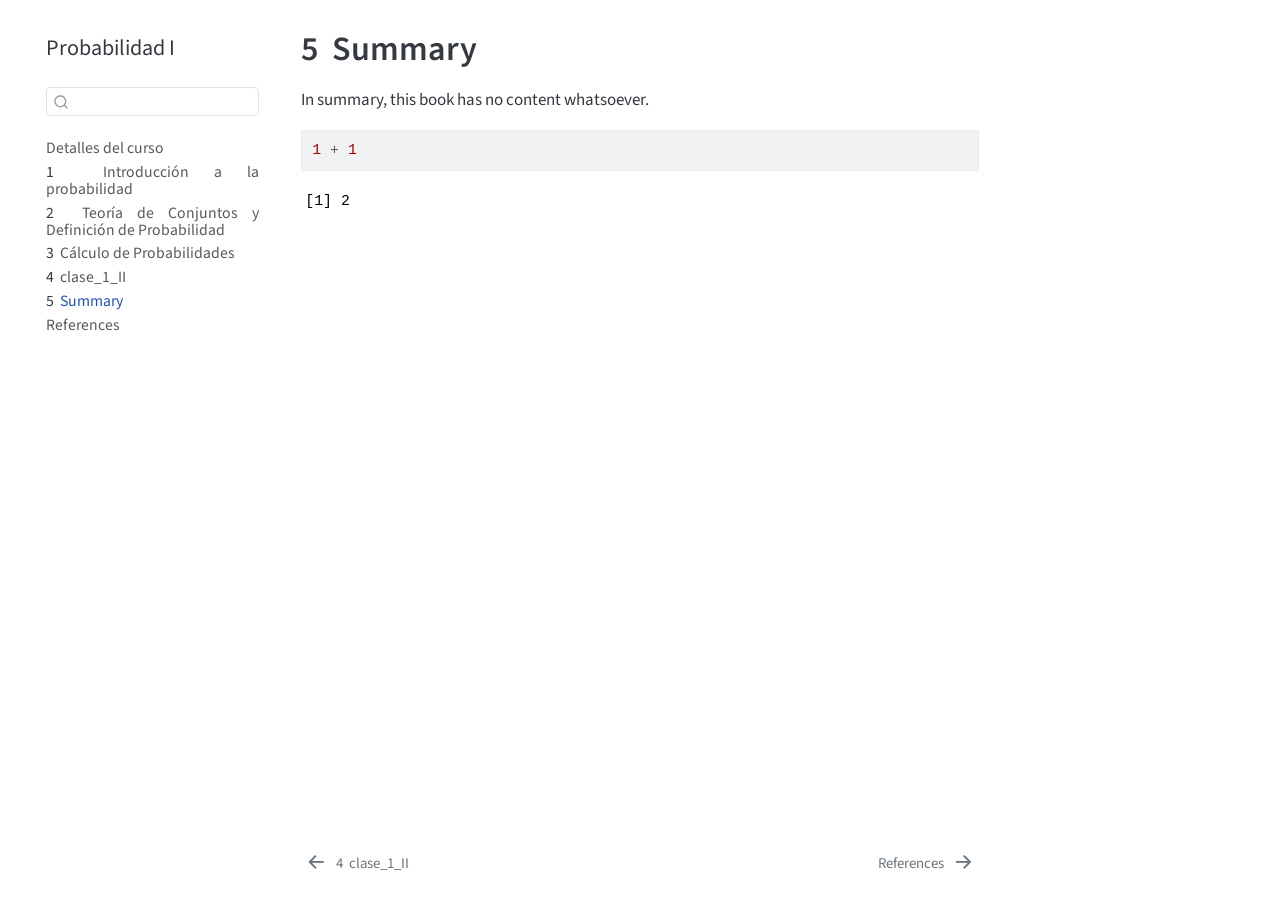
<file: docs/summary.html>
<!DOCTYPE html>
<html xmlns="http://www.w3.org/1999/xhtml" lang="en" xml:lang="en"><head>

<meta charset="utf-8">
<meta name="generator" content="quarto-1.9.36">

<meta name="viewport" content="width=device-width, initial-scale=1.0, user-scalable=yes">


<title>5&nbsp; Summary – Probabilidad I</title>
<style>
/* Default styles provided by pandoc.
** See https://pandoc.org/MANUAL.html#variables-for-html for config info.
*/
code{white-space: pre-wrap;}
span.smallcaps{font-variant: small-caps;}
div.columns{display: flex; gap: min(4vw, 1.5em);}
div.column{flex: auto; overflow-x: auto;}
div.hanging-indent{margin-left: 1.5em; text-indent: -1.5em;}
ul.task-list{list-style: none;}
ul.task-list li input[type="checkbox"] {
  width: 0.8em;
  margin: 0 0.8em 0.2em -1em; /* quarto-specific, see https://github.com/quarto-dev/quarto-cli/issues/4556 */ 
  vertical-align: middle;
}
/* CSS for syntax highlighting */
html { -webkit-text-size-adjust: 100%; }
pre > code.sourceCode { white-space: pre; position: relative; }
pre > code.sourceCode > span { display: inline-block; line-height: 1.25; }
pre > code.sourceCode > span:empty { height: 1.2em; }
.sourceCode { overflow: visible; }
code.sourceCode > span { color: inherit; text-decoration: inherit; }
div.sourceCode { margin: 1em 0; }
pre.sourceCode { margin: 0; }
@media screen {
div.sourceCode { overflow: auto; }
}
@media print {
pre > code.sourceCode { white-space: pre-wrap; }
pre > code.sourceCode > span { text-indent: -5em; padding-left: 5em; }
}
pre.numberSource code
  { counter-reset: source-line 0; }
pre.numberSource code > span
  { position: relative; left: -4em; counter-increment: source-line; }
pre.numberSource code > span > a:first-child::before
  { content: counter(source-line);
    position: relative; left: -1em; text-align: right; vertical-align: baseline;
    border: none; display: inline-block;
    -webkit-touch-callout: none; -webkit-user-select: none;
    -khtml-user-select: none; -moz-user-select: none;
    -ms-user-select: none; user-select: none;
    padding: 0 4px; width: 4em;
  }
pre.numberSource { margin-left: 3em;  padding-left: 4px; }
div.sourceCode
  {   }
@media screen {
pre > code.sourceCode > span > a:first-child::before { text-decoration: underline; }
}
</style>


<script src="site_libs/quarto-nav/quarto-nav.js"></script>
<script src="site_libs/quarto-nav/headroom.min.js"></script>
<script src="site_libs/clipboard/clipboard.min.js"></script>
<script src="site_libs/quarto-search/autocomplete.umd.js"></script>
<script src="site_libs/quarto-search/fuse.min.js"></script>
<script src="site_libs/quarto-search/quarto-search.js"></script>
<meta name="quarto:offset" content="./">
<link href="./references.html" rel="next">
<link href="./clase_1_II.html" rel="prev">
<script src="site_libs/quarto-html/quarto.js" type="module"></script>
<script src="site_libs/quarto-html/tabsets/tabsets.js" type="module"></script>
<script src="site_libs/quarto-html/popper.min.js"></script>
<script src="site_libs/quarto-html/tippy.umd.min.js"></script>
<script src="site_libs/quarto-html/anchor.min.js"></script>
<link href="site_libs/quarto-html/tippy.css" rel="stylesheet">
<link href="site_libs/quarto-html/quarto-syntax-highlighting-845c23b38eaddc0f92fda52bfe77a8c8.css" rel="stylesheet" id="quarto-text-highlighting-styles">
<script src="site_libs/bootstrap/bootstrap.min.js"></script>
<link href="site_libs/bootstrap/bootstrap-icons.css" rel="stylesheet">
<link href="site_libs/bootstrap/bootstrap-9e3e5b9121e68b3f077afb32f2c64d95.min.css" rel="stylesheet" append-hash="true" id="quarto-bootstrap" data-mode="light">
<script id="quarto-search-options" type="application/json">{
  "location": "sidebar",
  "copy-button": false,
  "collapse-after": 3,
  "panel-placement": "start",
  "type": "textbox",
  "limit": 50,
  "keyboard-shortcut": [
    "f",
    "/",
    "s"
  ],
  "show-item-context": false,
  "language": {
    "search-no-results-text": "No results",
    "search-matching-documents-text": "matching documents",
    "search-copy-link-title": "Copy link to search",
    "search-hide-matches-text": "Hide additional matches",
    "search-more-match-text": "more match in this document",
    "search-more-matches-text": "more matches in this document",
    "search-clear-button-title": "Clear",
    "search-text-placeholder": "",
    "search-detached-cancel-button-title": "Cancel",
    "search-submit-button-title": "Submit",
    "search-label": "Search"
  }
}</script>


<link rel="stylesheet" href="styles/styles.css">
</head>

<body class="nav-sidebar floating quarto-light">

<div id="quarto-search-results"></div>
  <header id="quarto-header" class="headroom fixed-top">
  <nav class="quarto-secondary-nav">
    <div class="container-fluid d-flex">
      <button type="button" class="quarto-btn-toggle btn" data-bs-toggle="collapse" role="button" data-bs-target=".quarto-sidebar-collapse-item" aria-controls="quarto-sidebar" aria-expanded="false" aria-label="Toggle sidebar navigation" onclick="if (window.quartoToggleHeadroom) { window.quartoToggleHeadroom(); }">
        <i class="bi bi-layout-text-sidebar-reverse"></i>
      </button>
        <nav class="quarto-page-breadcrumbs" aria-label="breadcrumb"><ol class="breadcrumb"><li class="breadcrumb-item"><a href="./summary.html"><span class="chapter-number">5</span>&nbsp; <span class="chapter-title">Summary</span></a></li></ol></nav>
        <a class="flex-grow-1" role="navigation" data-bs-toggle="collapse" data-bs-target=".quarto-sidebar-collapse-item" aria-controls="quarto-sidebar" aria-expanded="false" aria-label="Toggle sidebar navigation" onclick="if (window.quartoToggleHeadroom) { window.quartoToggleHeadroom(); }">      
        </a>
      <button type="button" class="btn quarto-search-button" aria-label="Search" onclick="window.quartoOpenSearch();">
        <i class="bi bi-search"></i>
      </button>
    </div>
  </nav>
</header>
<!-- content -->
<div id="quarto-content" class="quarto-container page-columns page-rows-contents page-layout-article">
<!-- sidebar -->
  <nav id="quarto-sidebar" class="sidebar collapse collapse-horizontal quarto-sidebar-collapse-item sidebar-navigation floating overflow-auto">
    <div class="pt-lg-2 mt-2 text-left sidebar-header">
    <div class="sidebar-title mb-0 py-0">
      <a href="./">Probabilidad I</a> 
    </div>
      </div>
        <div class="mt-2 flex-shrink-0 align-items-center">
        <div class="sidebar-search">
        <div id="quarto-search" class="" title="Search"></div>
        </div>
        </div>
    <div class="sidebar-menu-container"> 
    <ul class="list-unstyled mt-1">
        <li class="sidebar-item">
  <div class="sidebar-item-container"> 
  <a href="./index.html" class="sidebar-item-text sidebar-link">
 <span class="menu-text">Detalles del curso</span></a>
  </div>
</li>
        <li class="sidebar-item">
  <div class="sidebar-item-container"> 
  <a href="./clase_1.html" class="sidebar-item-text sidebar-link">
 <span class="menu-text"><span class="chapter-number">1</span>&nbsp; <span class="chapter-title">Introducción a la probabilidad</span></span></a>
  </div>
</li>
        <li class="sidebar-item">
  <div class="sidebar-item-container"> 
  <a href="./clase_2.html" class="sidebar-item-text sidebar-link">
 <span class="menu-text"><span class="chapter-number">2</span>&nbsp; <span class="chapter-title">Teoría de Conjuntos y Definición de Probabilidad</span></span></a>
  </div>
</li>
        <li class="sidebar-item">
  <div class="sidebar-item-container"> 
  <a href="./clase_3.html" class="sidebar-item-text sidebar-link">
 <span class="menu-text"><span class="chapter-number">3</span>&nbsp; <span class="chapter-title">Cálculo de Probabilidades</span></span></a>
  </div>
</li>
        <li class="sidebar-item">
  <div class="sidebar-item-container"> 
  <a href="./clase_1_II.html" class="sidebar-item-text sidebar-link">
 <span class="menu-text"><span class="chapter-number">4</span>&nbsp; <span class="chapter-title">clase_1_II</span></span></a>
  </div>
</li>
        <li class="sidebar-item">
  <div class="sidebar-item-container"> 
  <a href="./summary.html" class="sidebar-item-text sidebar-link active">
 <span class="menu-text"><span class="chapter-number">5</span>&nbsp; <span class="chapter-title">Summary</span></span></a>
  </div>
</li>
        <li class="sidebar-item">
  <div class="sidebar-item-container"> 
  <a href="./references.html" class="sidebar-item-text sidebar-link">
 <span class="menu-text">References</span></a>
  </div>
</li>
    </ul>
    </div>
</nav>
<div id="quarto-sidebar-glass" class="quarto-sidebar-collapse-item" data-bs-toggle="collapse" data-bs-target=".quarto-sidebar-collapse-item"></div>
<!-- margin-sidebar -->
    <div id="quarto-margin-sidebar" class="sidebar margin-sidebar zindex-bottom">
        
    </div>
<!-- main -->
<main class="content" id="quarto-document-content">

<header id="title-block-header" class="quarto-title-block default">
<div class="quarto-title">
<h1 class="title"><span class="chapter-number">5</span>&nbsp; <span class="chapter-title">Summary</span></h1>
</div>



<div class="quarto-title-meta">

    
  
    
  </div>
  


</header>


<p>In summary, this book has no content whatsoever.</p>
<div class="cell">
<div class="code-copy-outer-scaffold"><div class="sourceCode cell-code" id="cb1"><pre class="sourceCode r code-with-copy"><code class="sourceCode r"><span id="cb1-1"><a href="#cb1-1" aria-hidden="true" tabindex="-1"></a><span class="dv">1</span> <span class="sc">+</span> <span class="dv">1</span></span></code></pre></div><button title="Copy to Clipboard" class="code-copy-button"><i class="bi"></i></button></div>
<div class="cell-output cell-output-stdout">
<pre><code>[1] 2</code></pre>
</div>
</div>



</main> <!-- /main -->
<script id="quarto-html-after-body" type="application/javascript">
  window.document.addEventListener("DOMContentLoaded", function (event) {
    const icon = "";
    const anchorJS = new window.AnchorJS();
    anchorJS.options = {
      placement: 'right',
      icon: icon
    };
    anchorJS.add('.anchored');
    const isCodeAnnotation = (el) => {
      for (const clz of el.classList) {
        if (clz.startsWith('code-annotation-')) {                     
          return true;
        }
      }
      return false;
    }
    const onCopySuccess = function(e) {
      // button target
      const button = e.trigger;
      // don't keep focus
      button.blur();
      // flash "checked"
      button.classList.add('code-copy-button-checked');
      var currentTitle = button.getAttribute("title");
      button.setAttribute("title", "Copied!");
      let tooltip;
      if (window.bootstrap) {
        button.setAttribute("data-bs-toggle", "tooltip");
        button.setAttribute("data-bs-placement", "left");
        button.setAttribute("data-bs-title", "Copied!");
        tooltip = new bootstrap.Tooltip(button, 
          { trigger: "manual", 
            customClass: "code-copy-button-tooltip",
            offset: [0, -8]});
        tooltip.show();    
      }
      setTimeout(function() {
        if (tooltip) {
          tooltip.hide();
          button.removeAttribute("data-bs-title");
          button.removeAttribute("data-bs-toggle");
          button.removeAttribute("data-bs-placement");
        }
        button.setAttribute("title", currentTitle);
        button.classList.remove('code-copy-button-checked');
      }, 1000);
      // clear code selection
      e.clearSelection();
    }
    const getTextToCopy = function(trigger) {
      const outerScaffold = trigger.parentElement.cloneNode(true);
      const codeEl = outerScaffold.querySelector('code');
      for (const childEl of codeEl.children) {
        if (isCodeAnnotation(childEl)) {
          childEl.remove();
        }
      }
      return codeEl.innerText;
    }
    const clipboard = new window.ClipboardJS('.code-copy-button:not([data-in-quarto-modal])', {
      text: getTextToCopy
    });
    clipboard.on('success', onCopySuccess);
    if (window.document.getElementById('quarto-embedded-source-code-modal')) {
      const clipboardModal = new window.ClipboardJS('.code-copy-button[data-in-quarto-modal]', {
        text: getTextToCopy,
        container: window.document.getElementById('quarto-embedded-source-code-modal')
      });
      clipboardModal.on('success', onCopySuccess);
    }
      var localhostRegex = new RegExp(/^(?:http|https):\/\/localhost\:?[0-9]*\//);
      var mailtoRegex = new RegExp(/^mailto:/);
        var filterRegex = new RegExp('/' + window.location.host + '/');
      var isInternal = (href) => {
          return filterRegex.test(href) || localhostRegex.test(href) || mailtoRegex.test(href);
      }
      // Inspect non-navigation links and adorn them if external
     var links = window.document.querySelectorAll('a[href]:not(.nav-link):not(.navbar-brand):not(.toc-action):not(.sidebar-link):not(.sidebar-item-toggle):not(.pagination-link):not(.no-external):not([aria-hidden]):not(.dropdown-item):not(.quarto-navigation-tool):not(.about-link)');
      for (var i=0; i<links.length; i++) {
        const link = links[i];
        if (!isInternal(link.href)) {
          // undo the damage that might have been done by quarto-nav.js in the case of
          // links that we want to consider external
          if (link.dataset.originalHref !== undefined) {
            link.href = link.dataset.originalHref;
          }
        }
      }
    function tippyHover(el, contentFn, onTriggerFn, onUntriggerFn) {
      const config = {
        allowHTML: true,
        maxWidth: 500,
        delay: 100,
        arrow: false,
        appendTo: function(el) {
            return el.parentElement;
        },
        interactive: true,
        interactiveBorder: 10,
        theme: 'quarto',
        placement: 'bottom-start',
      };
      if (contentFn) {
        config.content = contentFn;
      }
      if (onTriggerFn) {
        config.onTrigger = onTriggerFn;
      }
      if (onUntriggerFn) {
        config.onUntrigger = onUntriggerFn;
      }
      window.tippy(el, config); 
    }
    const noterefs = window.document.querySelectorAll('a[role="doc-noteref"]');
    for (var i=0; i<noterefs.length; i++) {
      const ref = noterefs[i];
      tippyHover(ref, function() {
        // use id or data attribute instead here
        let href = ref.getAttribute('data-footnote-href') || ref.getAttribute('href');
        try { href = new URL(href).hash; } catch {}
        const id = href.replace(/^#\/?/, "");
        const note = window.document.getElementById(id);
        if (note) {
          return note.innerHTML;
        } else {
          return "";
        }
      });
    }
    const xrefs = window.document.querySelectorAll('a.quarto-xref');
    const processXRef = (id, note) => {
      // Strip column container classes
      const stripColumnClz = (el) => {
        el.classList.remove("page-full", "page-columns");
        if (el.children) {
          for (const child of el.children) {
            stripColumnClz(child);
          }
        }
      }
      stripColumnClz(note)
      if (id === null || id.startsWith('sec-')) {
        // Special case sections, only their first couple elements
        const container = document.createElement("div");
        if (note.children && note.children.length > 2) {
          container.appendChild(note.children[0].cloneNode(true));
          for (let i = 1; i < note.children.length; i++) {
            const child = note.children[i];
            if (child.tagName === "P" && child.innerText === "") {
              continue;
            } else {
              container.appendChild(child.cloneNode(true));
              break;
            }
          }
          if (window.Quarto?.typesetMath) {
            window.Quarto.typesetMath(container);
          }
          return container.innerHTML
        } else {
          if (window.Quarto?.typesetMath) {
            window.Quarto.typesetMath(note);
          }
          return note.innerHTML;
        }
      } else {
        // Remove any anchor links if they are present
        const anchorLink = note.querySelector('a.anchorjs-link');
        if (anchorLink) {
          anchorLink.remove();
        }
        if (window.Quarto?.typesetMath) {
          window.Quarto.typesetMath(note);
        }
        if (note.classList.contains("callout")) {
          return note.outerHTML;
        } else {
          return note.innerHTML;
        }
      }
    }
    for (var i=0; i<xrefs.length; i++) {
      const xref = xrefs[i];
      tippyHover(xref, undefined, function(instance) {
        instance.disable();
        let url = xref.getAttribute('href');
        let hash = undefined; 
        if (url.startsWith('#')) {
          hash = url;
        } else {
          try { hash = new URL(url).hash; } catch {}
        }
        if (hash) {
          const id = hash.replace(/^#\/?/, "");
          const note = window.document.getElementById(id);
          if (note !== null) {
            try {
              const html = processXRef(id, note.cloneNode(true));
              instance.setContent(html);
            } finally {
              instance.enable();
              instance.show();
            }
          } else {
            // See if we can fetch this
            fetch(url.split('#')[0])
            .then(res => res.text())
            .then(html => {
              const parser = new DOMParser();
              const htmlDoc = parser.parseFromString(html, "text/html");
              const note = htmlDoc.getElementById(id);
              if (note !== null) {
                const html = processXRef(id, note);
                instance.setContent(html);
              } 
            }).finally(() => {
              instance.enable();
              instance.show();
            });
          }
        } else {
          // See if we can fetch a full url (with no hash to target)
          // This is a special case and we should probably do some content thinning / targeting
          fetch(url)
          .then(res => res.text())
          .then(html => {
            const parser = new DOMParser();
            const htmlDoc = parser.parseFromString(html, "text/html");
            const note = htmlDoc.querySelector('main.content');
            if (note !== null) {
              // This should only happen for chapter cross references
              // (since there is no id in the URL)
              // remove the first header
              if (note.children.length > 0 && note.children[0].tagName === "HEADER") {
                note.children[0].remove();
              }
              const html = processXRef(null, note);
              instance.setContent(html);
            } 
          }).finally(() => {
            instance.enable();
            instance.show();
          });
        }
      }, function(instance) {
      });
    }
        let selectedAnnoteEl;
        const selectorForAnnotation = ( cell, annotation) => {
          let cellAttr = 'data-code-cell="' + cell + '"';
          let lineAttr = 'data-code-annotation="' +  annotation + '"';
          const selector = 'span[' + cellAttr + '][' + lineAttr + ']';
          return selector;
        }
        const selectCodeLines = (annoteEl) => {
          const doc = window.document;
          const targetCell = annoteEl.getAttribute("data-target-cell");
          const targetAnnotation = annoteEl.getAttribute("data-target-annotation");
          const annoteSpan = window.document.querySelector(selectorForAnnotation(targetCell, targetAnnotation));
          const lines = annoteSpan.getAttribute("data-code-lines").split(",");
          const lineIds = lines.map((line) => {
            return targetCell + "-" + line;
          })
          let top = null;
          let height = null;
          let parent = null;
          if (lineIds.length > 0) {
              //compute the position of the single el (top and bottom and make a div)
              const el = window.document.getElementById(lineIds[0]);
              top = el.offsetTop;
              height = el.offsetHeight;
              parent = el.parentElement.parentElement;
            if (lineIds.length > 1) {
              const lastEl = window.document.getElementById(lineIds[lineIds.length - 1]);
              const bottom = lastEl.offsetTop + lastEl.offsetHeight;
              height = bottom - top;
            }
            if (top !== null && height !== null && parent !== null) {
              // cook up a div (if necessary) and position it 
              let div = window.document.getElementById("code-annotation-line-highlight");
              if (div === null) {
                div = window.document.createElement("div");
                div.setAttribute("id", "code-annotation-line-highlight");
                div.style.position = 'absolute';
                parent.appendChild(div);
              }
              div.style.top = top - 2 + "px";
              div.style.height = height + 4 + "px";
              div.style.left = 0;
              let gutterDiv = window.document.getElementById("code-annotation-line-highlight-gutter");
              if (gutterDiv === null) {
                gutterDiv = window.document.createElement("div");
                gutterDiv.setAttribute("id", "code-annotation-line-highlight-gutter");
                gutterDiv.style.position = 'absolute';
                const codeCell = window.document.getElementById(targetCell);
                const gutter = codeCell.querySelector('.code-annotation-gutter');
                gutter.appendChild(gutterDiv);
              }
              gutterDiv.style.top = top - 2 + "px";
              gutterDiv.style.height = height + 4 + "px";
            }
            selectedAnnoteEl = annoteEl;
          }
        };
        const unselectCodeLines = () => {
          const elementsIds = ["code-annotation-line-highlight", "code-annotation-line-highlight-gutter"];
          elementsIds.forEach((elId) => {
            const div = window.document.getElementById(elId);
            if (div) {
              div.remove();
            }
          });
          selectedAnnoteEl = undefined;
        };
          // Handle positioning of the toggle
      window.addEventListener(
        "resize",
        throttle(() => {
          elRect = undefined;
          if (selectedAnnoteEl) {
            selectCodeLines(selectedAnnoteEl);
          }
        }, 10)
      );
      function throttle(fn, ms) {
      let throttle = false;
      let timer;
        return (...args) => {
          if(!throttle) { // first call gets through
              fn.apply(this, args);
              throttle = true;
          } else { // all the others get throttled
              if(timer) clearTimeout(timer); // cancel #2
              timer = setTimeout(() => {
                fn.apply(this, args);
                timer = throttle = false;
              }, ms);
          }
        };
      }
        // Attach click handler to the DT
        const annoteDls = window.document.querySelectorAll('dt[data-target-cell]');
        for (const annoteDlNode of annoteDls) {
          annoteDlNode.addEventListener('click', (event) => {
            const clickedEl = event.target;
            if (clickedEl !== selectedAnnoteEl) {
              unselectCodeLines();
              const activeEl = window.document.querySelector('dt[data-target-cell].code-annotation-active');
              if (activeEl) {
                activeEl.classList.remove('code-annotation-active');
              }
              selectCodeLines(clickedEl);
              clickedEl.classList.add('code-annotation-active');
            } else {
              // Unselect the line
              unselectCodeLines();
              clickedEl.classList.remove('code-annotation-active');
            }
          });
        }
    const findCites = (el) => {
      const parentEl = el.parentElement;
      if (parentEl) {
        const cites = parentEl.dataset.cites;
        if (cites) {
          return {
            el,
            cites: cites.split(' ')
          };
        } else {
          return findCites(el.parentElement)
        }
      } else {
        return undefined;
      }
    };
    var bibliorefs = window.document.querySelectorAll('a[role="doc-biblioref"]');
    for (var i=0; i<bibliorefs.length; i++) {
      const ref = bibliorefs[i];
      const citeInfo = findCites(ref);
      if (citeInfo) {
        tippyHover(citeInfo.el, function() {
          var popup = window.document.createElement('div');
          citeInfo.cites.forEach(function(cite) {
            var citeDiv = window.document.createElement('div');
            citeDiv.classList.add('hanging-indent');
            citeDiv.classList.add('csl-entry');
            var biblioDiv = window.document.getElementById('ref-' + cite);
            if (biblioDiv) {
              citeDiv.innerHTML = biblioDiv.innerHTML;
            }
            popup.appendChild(citeDiv);
          });
          return popup.innerHTML;
        });
      }
    }
  });
  </script>
<nav class="page-navigation">
  <div class="nav-page nav-page-previous">
      <a href="./clase_1_II.html" class="pagination-link" aria-label="clase_1_II">
        <i class="bi bi-arrow-left-short"></i> <span class="nav-page-text"><span class="chapter-number">4</span>&nbsp; <span class="chapter-title">clase_1_II</span></span>
      </a>          
  </div>
  <div class="nav-page nav-page-next">
      <a href="./references.html" class="pagination-link" aria-label="References">
        <span class="nav-page-text">References</span> <i class="bi bi-arrow-right-short"></i>
      </a>
  </div>
</nav>
</div> <!-- /content -->




</body></html>
</file>
<file: docs/site_libs/quarto-html/tippy.css>
.tippy-box[data-animation=fade][data-state=hidden]{opacity:0}[data-tippy-root]{max-width:calc(100vw - 10px)}.tippy-box{position:relative;background-color:#333;color:#fff;border-radius:4px;font-size:14px;line-height:1.4;white-space:normal;outline:0;transition-property:transform,visibility,opacity}.tippy-box[data-placement^=top]>.tippy-arrow{bottom:0}.tippy-box[data-placement^=top]>.tippy-arrow:before{bottom:-7px;left:0;border-width:8px 8px 0;border-top-color:initial;transform-origin:center top}.tippy-box[data-placement^=bottom]>.tippy-arrow{top:0}.tippy-box[data-placement^=bottom]>.tippy-arrow:before{top:-7px;left:0;border-width:0 8px 8px;border-bottom-color:initial;transform-origin:center bottom}.tippy-box[data-placement^=left]>.tippy-arrow{right:0}.tippy-box[data-placement^=left]>.tippy-arrow:before{border-width:8px 0 8px 8px;border-left-color:initial;right:-7px;transform-origin:center left}.tippy-box[data-placement^=right]>.tippy-arrow{left:0}.tippy-box[data-placement^=right]>.tippy-arrow:before{left:-7px;border-width:8px 8px 8px 0;border-right-color:initial;transform-origin:center right}.tippy-box[data-inertia][data-state=visible]{transition-timing-function:cubic-bezier(.54,1.5,.38,1.11)}.tippy-arrow{width:16px;height:16px;color:#333}.tippy-arrow:before{content:"";position:absolute;border-color:transparent;border-style:solid}.tippy-content{position:relative;padding:5px 9px;z-index:1}
</file>
<file: docs/site_libs/quarto-html/quarto-syntax-highlighting-845c23b38eaddc0f92fda52bfe77a8c8.css>
/* quarto syntax highlight colors */
:root {
  --quarto-hl-ot-color: #003B4F;
  --quarto-hl-at-color: #657422;
  --quarto-hl-ss-color: #20794D;
  --quarto-hl-an-color: #5E5E5E;
  --quarto-hl-fu-color: #4758AB;
  --quarto-hl-st-color: #20794D;
  --quarto-hl-cf-color: #003B4F;
  --quarto-hl-op-color: #5E5E5E;
  --quarto-hl-er-color: #AD0000;
  --quarto-hl-bn-color: #AD0000;
  --quarto-hl-al-color: #AD0000;
  --quarto-hl-va-color: #111111;
  --quarto-hl-bu-color: inherit;
  --quarto-hl-ex-color: inherit;
  --quarto-hl-pp-color: #AD0000;
  --quarto-hl-in-color: #5E5E5E;
  --quarto-hl-vs-color: #20794D;
  --quarto-hl-wa-color: #5E5E5E;
  --quarto-hl-do-color: #5E5E5E;
  --quarto-hl-im-color: #00769E;
  --quarto-hl-ch-color: #20794D;
  --quarto-hl-dt-color: #AD0000;
  --quarto-hl-fl-color: #AD0000;
  --quarto-hl-co-color: #5E5E5E;
  --quarto-hl-cv-color: #5E5E5E;
  --quarto-hl-cn-color: #8f5902;
  --quarto-hl-sc-color: #5E5E5E;
  --quarto-hl-dv-color: #AD0000;
  --quarto-hl-kw-color: #003B4F;
}

/* other quarto variables */
:root {
  --quarto-font-monospace: SFMono-Regular, Menlo, Monaco, Consolas, "Liberation Mono", "Courier New", monospace;
}

/* syntax highlight based on Pandoc's rules */
pre > code.sourceCode > span {
  color: #003B4F;
}

code.sourceCode > span {
  color: #003B4F;
}

div.sourceCode,
div.sourceCode pre.sourceCode {
  color: #003B4F;
}

/* Normal */
code span {
  color: #003B4F;
}

/* Alert */
code span.al {
  color: #AD0000;
  font-style: inherit;
}

/* Annotation */
code span.an {
  color: #5E5E5E;
  font-style: inherit;
}

/* Attribute */
code span.at {
  color: #657422;
  font-style: inherit;
}

/* BaseN */
code span.bn {
  color: #AD0000;
  font-style: inherit;
}

/* BuiltIn */
code span.bu {
  font-style: inherit;
}

/* ControlFlow */
code span.cf {
  color: #003B4F;
  font-weight: bold;
  font-style: inherit;
}

/* Char */
code span.ch {
  color: #20794D;
  font-style: inherit;
}

/* Constant */
code span.cn {
  color: #8f5902;
  font-style: inherit;
}

/* Comment */
code span.co {
  color: #5E5E5E;
  font-style: inherit;
}

/* CommentVar */
code span.cv {
  color: #5E5E5E;
  font-style: italic;
}

/* Documentation */
code span.do {
  color: #5E5E5E;
  font-style: italic;
}

/* DataType */
code span.dt {
  color: #AD0000;
  font-style: inherit;
}

/* DecVal */
code span.dv {
  color: #AD0000;
  font-style: inherit;
}

/* Error */
code span.er {
  color: #AD0000;
  font-style: inherit;
}

/* Extension */
code span.ex {
  font-style: inherit;
}

/* Float */
code span.fl {
  color: #AD0000;
  font-style: inherit;
}

/* Function */
code span.fu {
  color: #4758AB;
  font-style: inherit;
}

/* Import */
code span.im {
  color: #00769E;
  font-style: inherit;
}

/* Information */
code span.in {
  color: #5E5E5E;
  font-style: inherit;
}

/* Keyword */
code span.kw {
  color: #003B4F;
  font-weight: bold;
  font-style: inherit;
}

/* Operator */
code span.op {
  color: #5E5E5E;
  font-style: inherit;
}

/* Other */
code span.ot {
  color: #003B4F;
  font-style: inherit;
}

/* Preprocessor */
code span.pp {
  color: #AD0000;
  font-style: inherit;
}

/* SpecialChar */
code span.sc {
  color: #5E5E5E;
  font-style: inherit;
}

/* SpecialString */
code span.ss {
  color: #20794D;
  font-style: inherit;
}

/* String */
code span.st {
  color: #20794D;
  font-style: inherit;
}

/* Variable */
code span.va {
  color: #111111;
  font-style: inherit;
}

/* VerbatimString */
code span.vs {
  color: #20794D;
  font-style: inherit;
}

/* Warning */
code span.wa {
  color: #5E5E5E;
  font-style: italic;
}

.prevent-inlining {
  content: "</";
}

/*# sourceMappingURL=ac89f0bb514bba72461919f78549e31c.css.map */
</file>
<file: docs/styles/styles.css>
.callout-body {
  text-align: justify;
}

body {
  text-align: justify;
}
</file>
